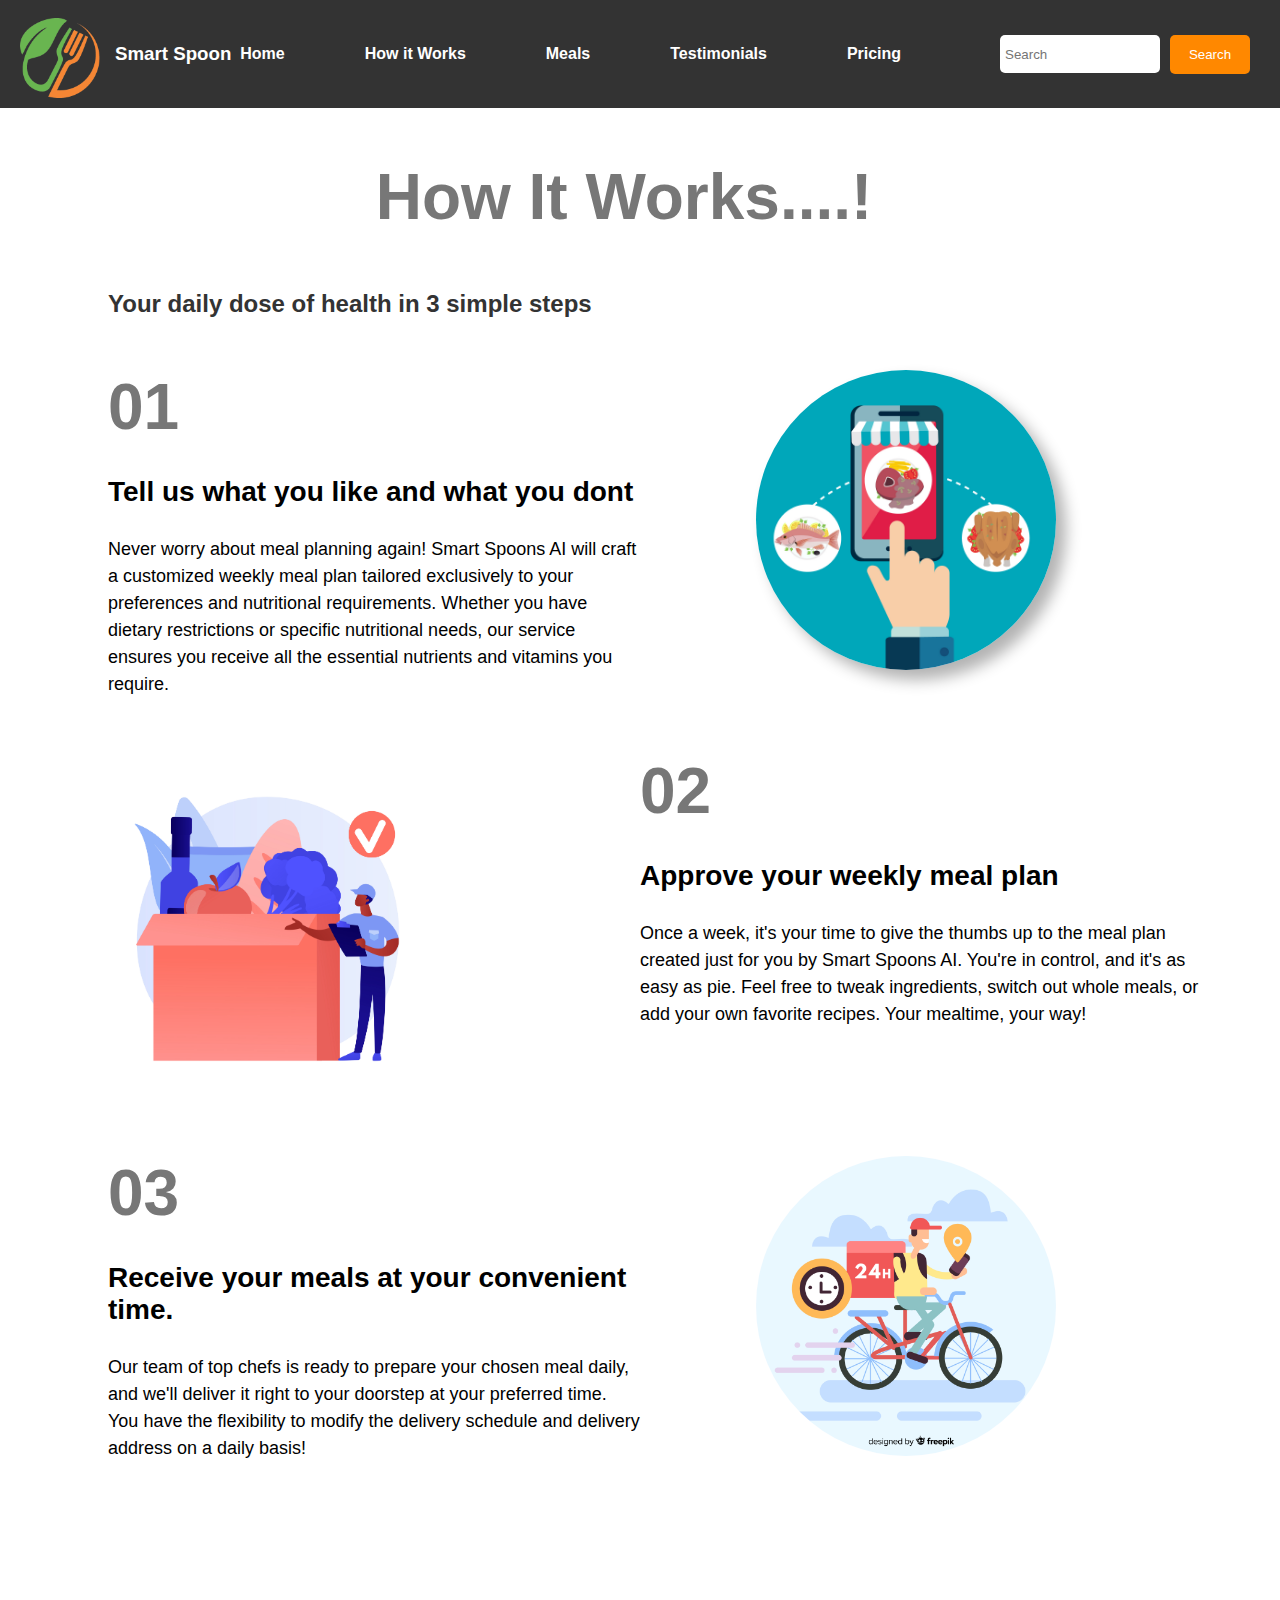
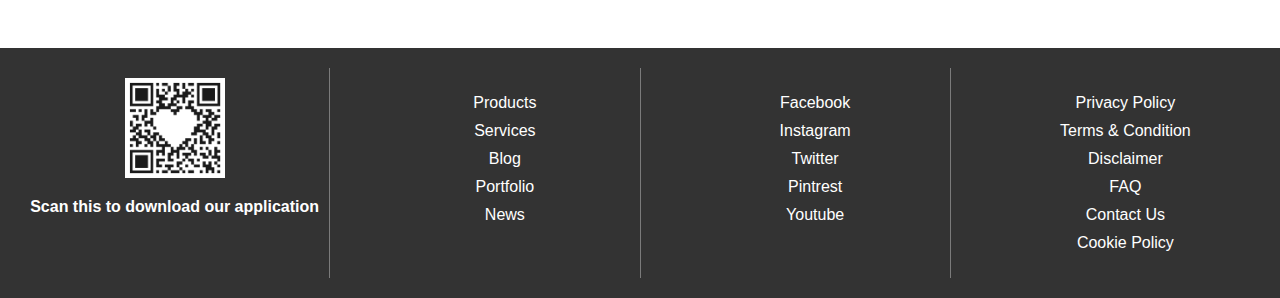
<file: how-it-works.html>
<!DOCTYPE html>
<html lang="en">
<head>
    <meta charset="UTF-8">
    <meta name="viewport" content="width=device-width, initial-scale=1.0">
    <link rel="stylesheet" href="HIW.css">
    <title>How it works page</title>
</head>
<body>
    <!-- <Title Bar > -->
        <div class="title-bar">
            <div class="logo-container">
                <img src="smartspoons_logo-removebg-preview.png" alt="home page logo image">
                <h3 class="heading-text">Smart Spoon</h3>
            </div>
            <ul class="navigation">
                <li><a href="index.html">Home</a></li>
                <li><a href="how-it-works.html">How it Works</a></li>
                <li><a href="meals.html">Meals</a></li>
                <li><a href="testemonials.html">Testimonials</a></li>
                <li><a href="pricing.html">Pricing</a></li>
            </ul>
            <div class="search-box">
                <input type="text" placeholder="Search" class="searchbox">
                <button type="submit">Search</button>
            </div> 
    </div>   
    <!-- <main > -->
    <div class="main">
    <div class="container">
        <h1 class="main-heading">
            How It Works....!
        </h1>
        <h2>Your daily dose of health in 3 simple steps</h2>
    <div class="card1">
    <div class="lside">
    <h1>01</h1>
      <h3>Tell us what you like and what you dont</h3>
       <p>Never worry about meal planning again! Smart Spoons AI will craft a customized weekly meal plan tailored exclusively to your preferences and nutritional requirements. Whether you have dietary restrictions or specific nutritional needs, our service ensures you receive all the essential nutrients and vitamins you require.</p>
    </div>
    <div class="rside">
        <img src="1041783_OKLG6Z0.jpg" alt="image 1 ">
    </div>  
</div>
    </div>
    <div class="container2">
        <div class="lside2">
            <img src="12085271_20944096.jpg" alt=" approve meal plam image">
        </div>
        <div class="rside2">
            <h1>02</h1>
<h3>Approve your weekly meal plan</h3>
<p>
    Once a week, it's your time to give the thumbs up to the meal plan created just for you by Smart Spoons AI. You're in control, and it's as easy as pie. Feel free to tweak ingredients, switch out whole meals, or add your own favorite recipes. Your mealtime, your way!
</p>
        </div>
    </div>
    <div class="container3">
        <div class="lside3">
            <h1>03</h1>
            <h3>Receive your meals at your convenient time.</h3>
            <p>
                Our team of top chefs is ready to prepare your chosen meal daily, and we'll deliver it right to your doorstep at your preferred time. You have the flexibility to modify the delivery schedule and delivery address on a daily basis!
            </p>
        </div>
        <div class="rside3">
            <img src="4424662_2368505.jpg" alt=" approve meal plam image">
        </div>
    </div>
</div>

    </div>
    <div class="footer">
        <footer>
            <div class="footer-section">
                <img src="qrcode.jpg" alt="QR Code">
                <p>Scan this to download our application</p>
            </div>
            <div class="footer-section">
                <ul>
                    <li><a href="#">Products</a></li>
                    <li><a href="#">Services</a></li>
                    <li><a href="#">Blog</a></li>
                    <li><a href="#">Portfolio</a></li>
                    <li><a href="#">News</a></li>
                </ul>
            </div>
            <div class="footer-section">
                <ul class="social-media">
                    <li><a href="#">Facebook</a></li>
                    <li><a href="#">Instagram</a></li>
                    <li><a href="#">Twitter</a></li>
                    <li><a href="#">Pintrest</a></li>
                    <li><a href="#">Youtube</a></li>
                </ul>
            </div>
            <div class="footer-section">
                <ul>
                    <li><a href="privacy.html">Privacy Policy</a></li>
                    <li><a href="#">Terms & Condition</a></li>
                    <li><a href="#">Disclaimer</a></li>
                    <li><a href="#">FAQ</a></li>
                    <li><a href="#">Contact Us</a></li>
                    <li><a href="#">Cookie Policy</a></li>
                </ul>
            </div>
        </div>
         
        </footer>
    
   
</body>
</html>
</file>
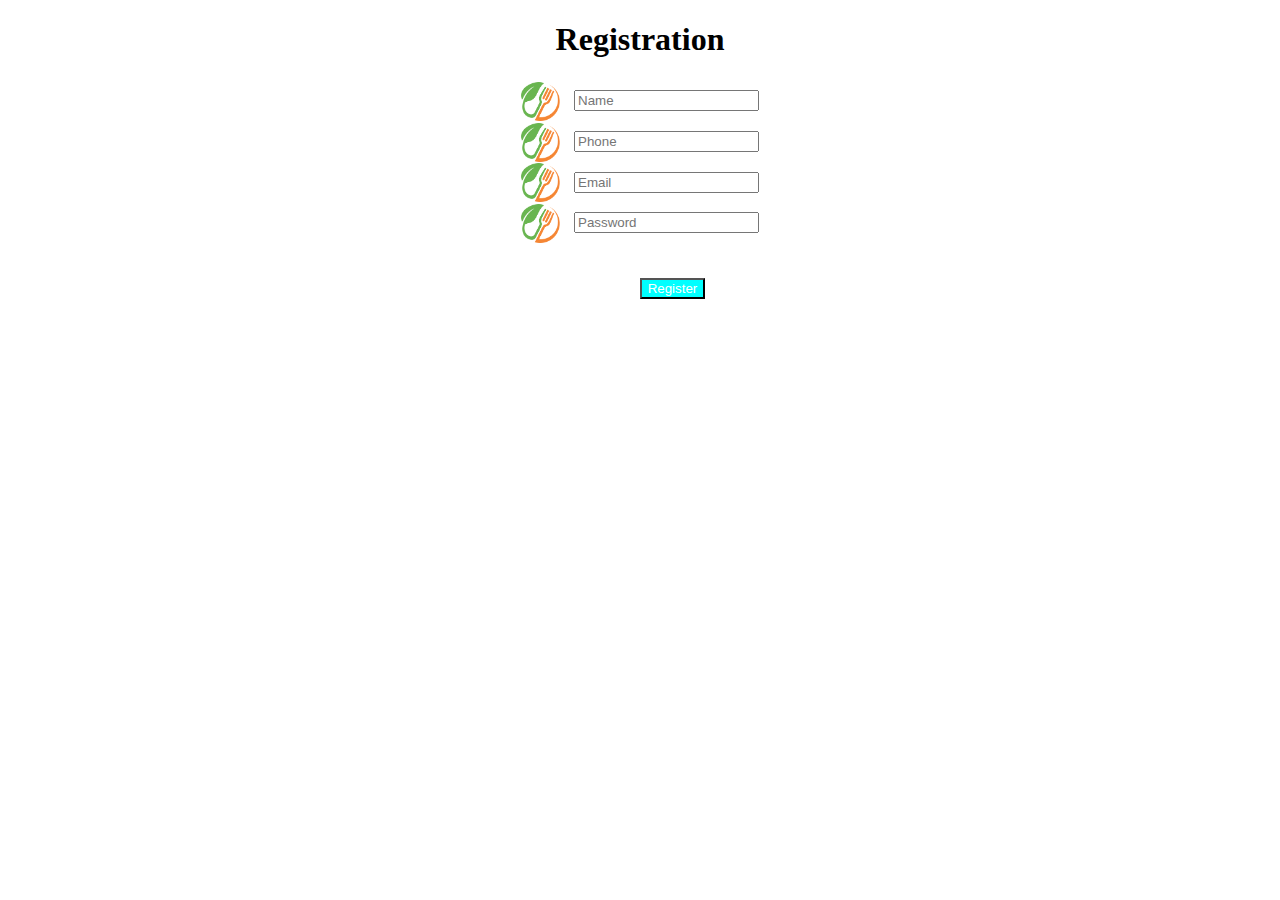
<file: newform.html>
<!DOCTYPE html>
<html lang="en">
    <link rel="stylesheet" href="newfile.css">
<head>
    <!-- Your head content -->
</head>
<body>
    <div class="regfor">
    <h1>Registration</h1>
    <form id="registration-form">
        <div>
            <label for="name"><img class="nameimage" src="smartspoons_logo-removebg-preview.png"></label>
            <input type="text" id="name" name="name" placeholder="Name">
            <span class="errorMessage" id="name-error"></span>
        </div>
        <div>
            <label for="phone"><img class="nameimage" src="smartspoons_logo-removebg-preview.png"></label>
            <input type="phone" id="phone" name="phone" placeholder="Phone">
            <span class="errorMessage" id="phone-error"></span>
        </div>
        <div>
            <label for="email"><img class="nameimage" src="smartspoons_logo-removebg-preview.png"></label>
            <input type="email" id="email" name="email" placeholder="Email">
            <span class="errorMessage" id="email-error"></span>
        </div>
        <div>
            <label for="password"><img class="nameimage" src="smartspoons_logo-removebg-preview.png"></label>
            <input type="password" id="password" name="password" placeholder="Password">
            <span class="errorMessage" id="password-error"></span>
        </div>
        <button type="button" id="submit-button">Register</button>
    </form>
    <div id="message"></div>
    <script>
        // Your JavaScript code
    </script>
    </div>
</body>
</html>
</file>
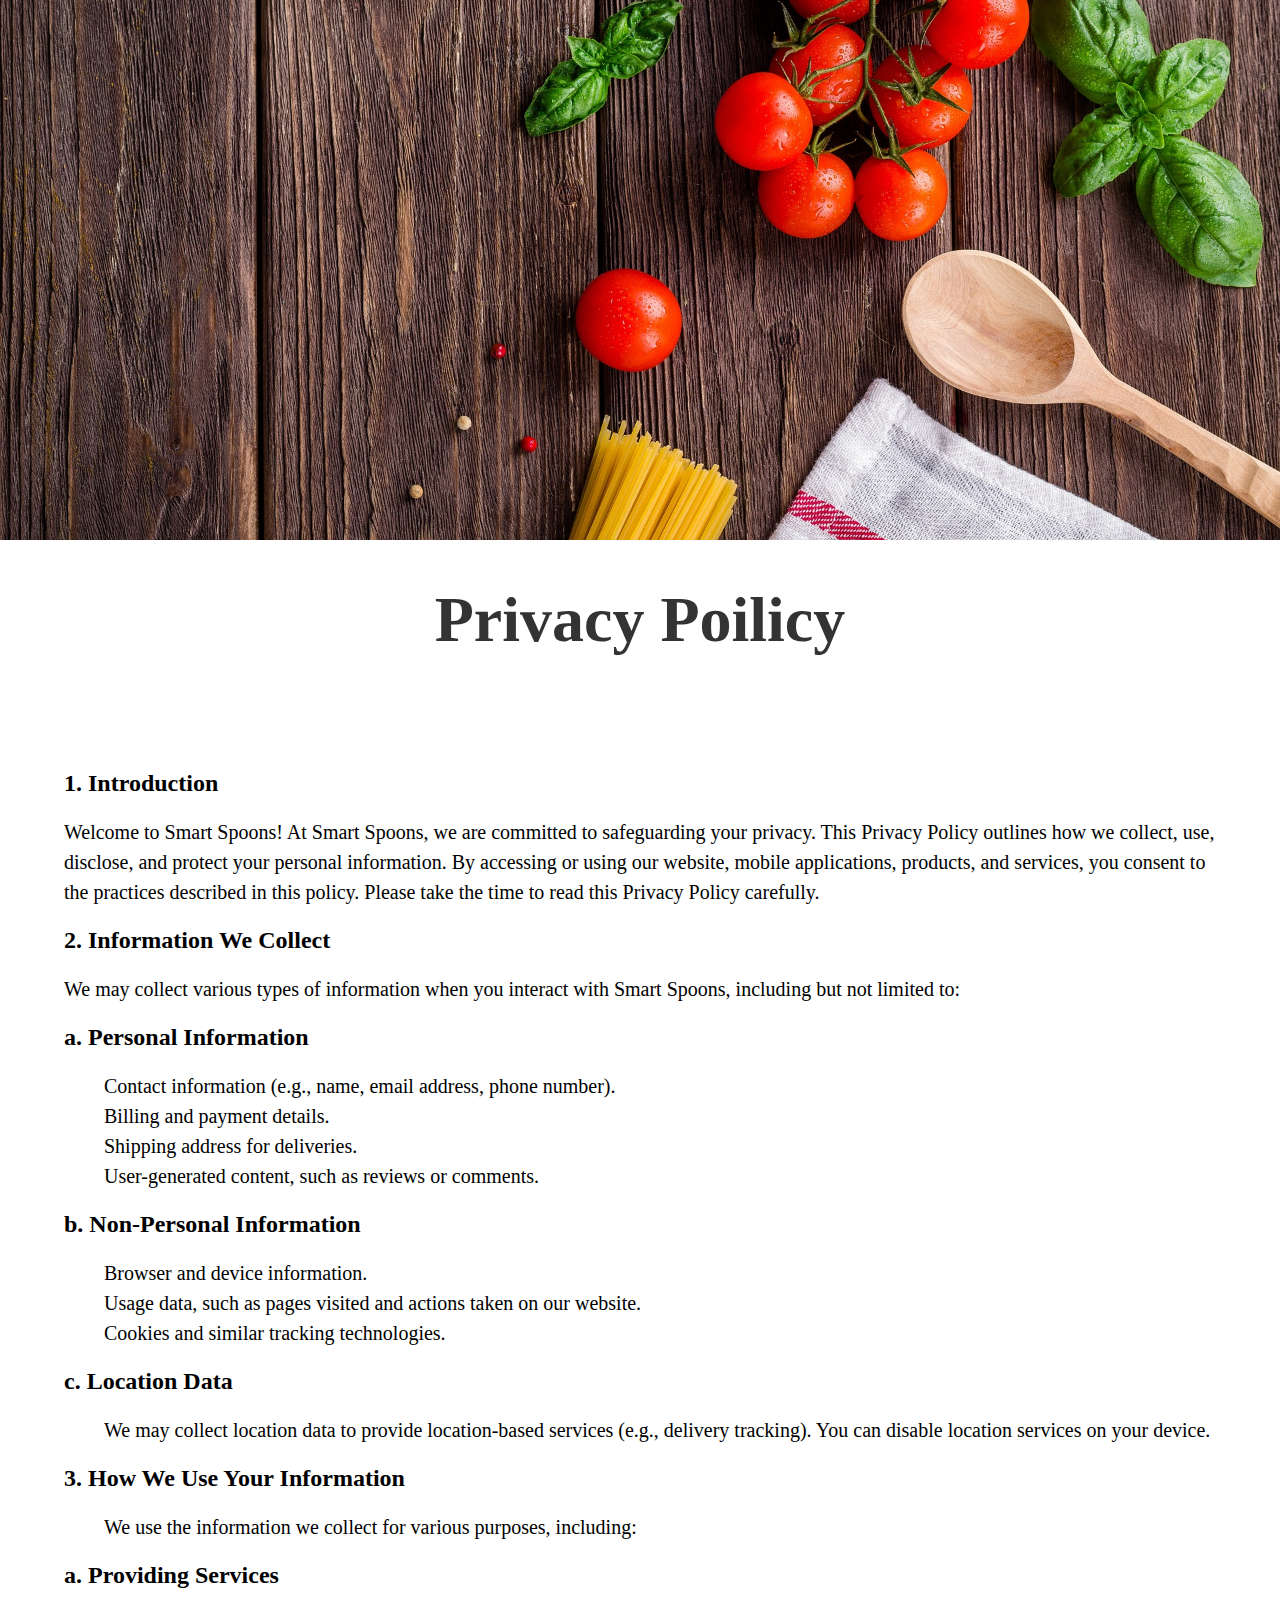
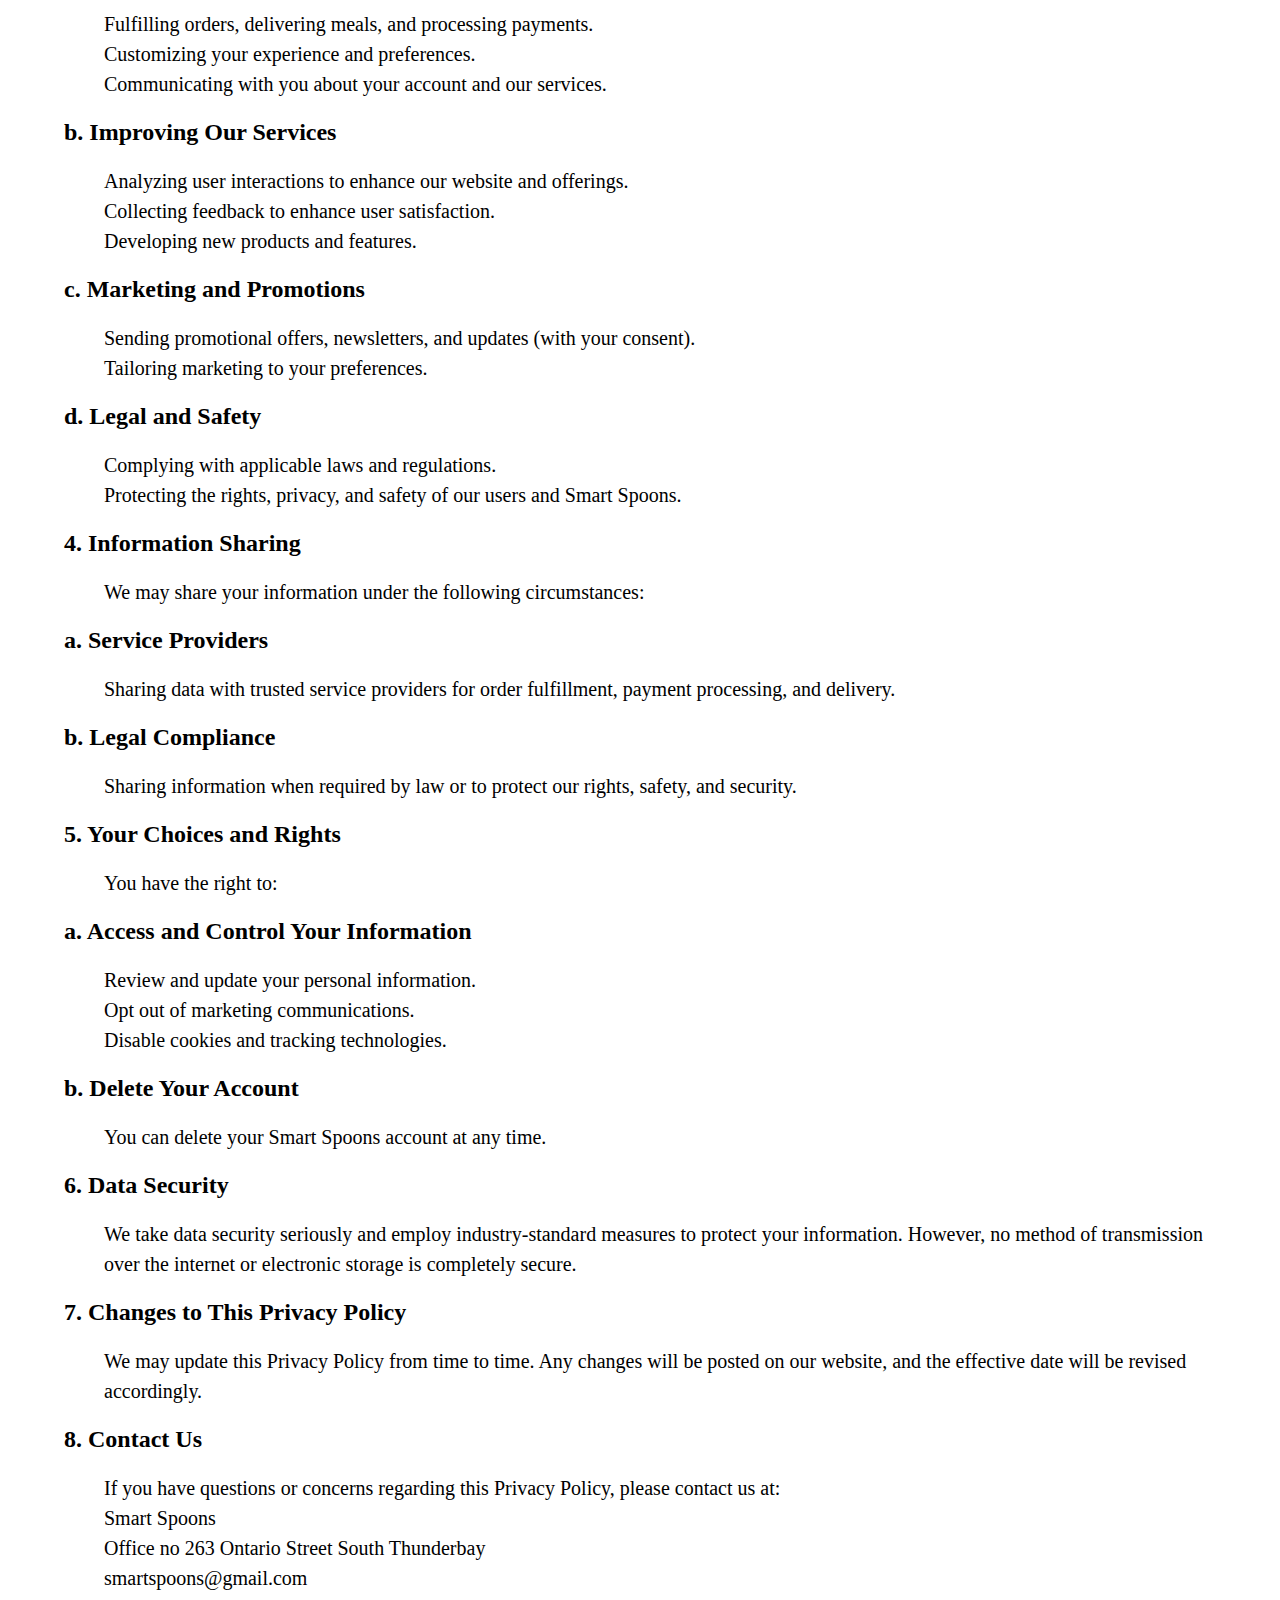
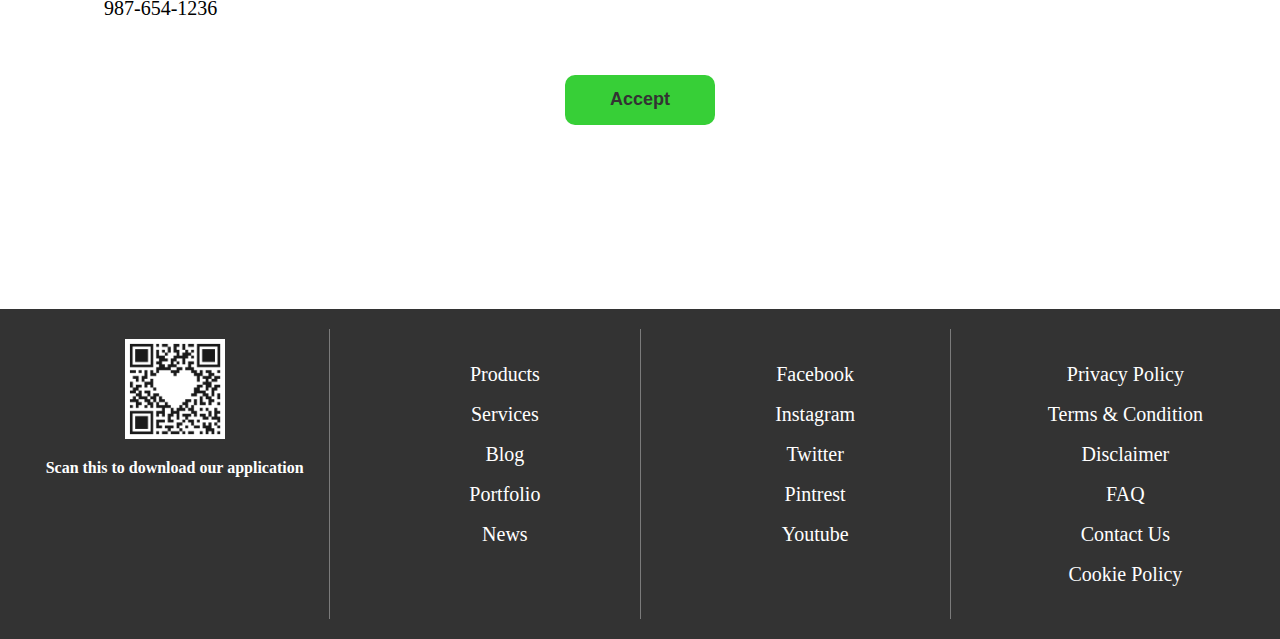
<file: privacy.html>
<!DOCTYPE html>
<html lang="en">
<head>
    <meta charset="UTF-8">
    <meta name="viewport" content="width=device-width, initial-scale=1.0">
    <link rel="stylesheet" href="privacy.css">
    <title>Privacy</title>
   
</head>
<body>
<div class="header-img">
    <img src="spaghetti-1932466_1920.jpg" alt="">
</div>
<div class="heading">
    <h1>Privacy Poilicy</h1>
</div>
<div class="policy-content">
    <h2 class="tagline">
        1. Introduction
    </h2>
    <p>Welcome to Smart Spoons! At Smart Spoons, we are committed to safeguarding your privacy. This Privacy Policy outlines how we collect, use, disclose, and protect your personal information. By accessing or using our website, mobile applications, products, and services, you consent to the practices described in this policy. Please take the time to read this Privacy Policy carefully.</p>
<h2>2. Information We Collect</h2>
<p>We may collect various types of information when you interact with Smart Spoons, including but not limited to:</p>

<h2>a. Personal Information</h2>
<ul>
<li>Contact information (e.g., name, email address, phone number).</li>
<li>Billing and payment details.</li>
<li>Shipping address for deliveries.</li>
<li>User-generated content, such as reviews or comments.</li>
</ul>
<h2>b. Non-Personal Information</h2>
<ul>
<li>Browser and device information.</li>
<li>Usage data, such as pages visited and actions taken on our website.</li>
<li>Cookies and similar tracking technologies.</li>
</ul>
<h2>c. Location Data</h2>
<ul><li>We may collect location data to provide location-based services (e.g., delivery tracking). You can disable location services on your device.</li></ul>

<h2>3. How We Use Your Information</h2>
<ul><li>We use the information we collect for various purposes, including:</li></ul>
<h2>a. Providing Services</h2>
<ul>
    <li>Fulfilling orders, delivering meals, and processing payments.</li>
    <li>Customizing your experience and preferences.</li>
    <li>Communicating with you about your account and our services.</li>
</ul>
<h2>b. Improving Our Services</h2>
<ul>
    <li>Analyzing user interactions to enhance our website and offerings.</li>
    <li>Collecting feedback to enhance user satisfaction.</li>
    <li>Developing new products and features.</li>
</ul>
<h2>c. Marketing and Promotions</h2>
<ul>
    <li>Sending promotional offers, newsletters, and updates (with your consent).</li>
    <li>Tailoring marketing to your preferences.</li>
</ul>
<h2>d. Legal and Safety</h2>
<ul>
    <li>Complying with applicable laws and regulations.</li>
    <li>Protecting the rights, privacy, and safety of our users and Smart Spoons.</li>
</ul>
<h2>4. Information Sharing</h2>
<ul>
    <li>We may share your information under the following circumstances:</li>
</ul>
<h2>a. Service Providers</h2>
<ul>
    <li>Sharing data with trusted service providers for order fulfillment, payment processing, and delivery.</li>
</ul>
<h2>b. Legal Compliance</h2>
<ul><li>
    Sharing information when required by law or to protect our rights, safety, and security.
</li></ul>
<h2>
    5. Your Choices and Rights
</h2>
<ul>
    <li>You have the right to:</li>
</ul>
<h2>a. Access and Control Your Information</h2>
<ul>
    <li>Review and update your personal information.</li>
    <li>Opt out of marketing communications.</li>
    <li>Disable cookies and tracking technologies.</li>
</ul>
<h2>b. Delete Your Account</h2>
<ul>
    <li>You can delete your Smart Spoons account at any time.</li>
</ul>
<h2>6. Data Security</h2>
<ul>
    <li>We take data security seriously and employ industry-standard measures to protect your information. However, no method of transmission over the internet or electronic storage is completely secure.</li>
</ul>
<h2>7. Changes to This Privacy Policy</h2>
<ul><li>We may update this Privacy Policy from time to time. Any changes will be posted on our website, and the effective date will be revised accordingly.</li></ul>
<h2>
    8. Contact Us
</h2>
<ul>
    <li>If you have questions or concerns regarding this Privacy Policy, please contact us at:</li>

        <li>Smart Spoons</li>
       <li>Office no 263 Ontario Street South Thunderbay</li> 
        <li>smartspoons@gmail.com</li>
        <li>987-654-1236</li></li>
</ul>
</div>
<div class="accept-btn">
    <button>Accept</button>
</div>
 <!-- Footer -->
 <div class="footer">
    <footer>
        <div class="footer-section">
            <img src="qrcode.jpg" alt="QR Code">
            <p>Scan this to download our application</p>
        </div>
        <div class="footer-section">
            <ul>
                <li><a href="#">Products</a></li>
                <li><a href="#">Services</a></li>
                <li><a href="#">Blog</a></li>
                <li><a href="#">Portfolio</a></li>
                <li><a href="#">News</a></li>
            </ul>
        </div>
        <div class="footer-section">
            <ul class="social-media">
                <li><a href="#">Facebook</a></li>
                <li><a href="#">Instagram</a></li>
                <li><a href="#">Twitter</a></li>
                <li><a href="#">Pintrest</a></li>
                <li><a href="#">Youtube</a></li>
            </ul>
        </div>
        <div class="footer-section">
            <ul>
                <li><a href="#">Privacy Policy</a></li>
                <li><a href="#">Terms & Condition</a></li>
                <li><a href="#">Disclaimer</a></li>
                <li><a href="#">FAQ</a></li>
                <li><a href="#">Contact Us</a></li>
                <li><a href="#">Cookie Policy</a></li>
            </ul>
        </div>
    </div>
     
    </footer>
</body>
</html>
</file>
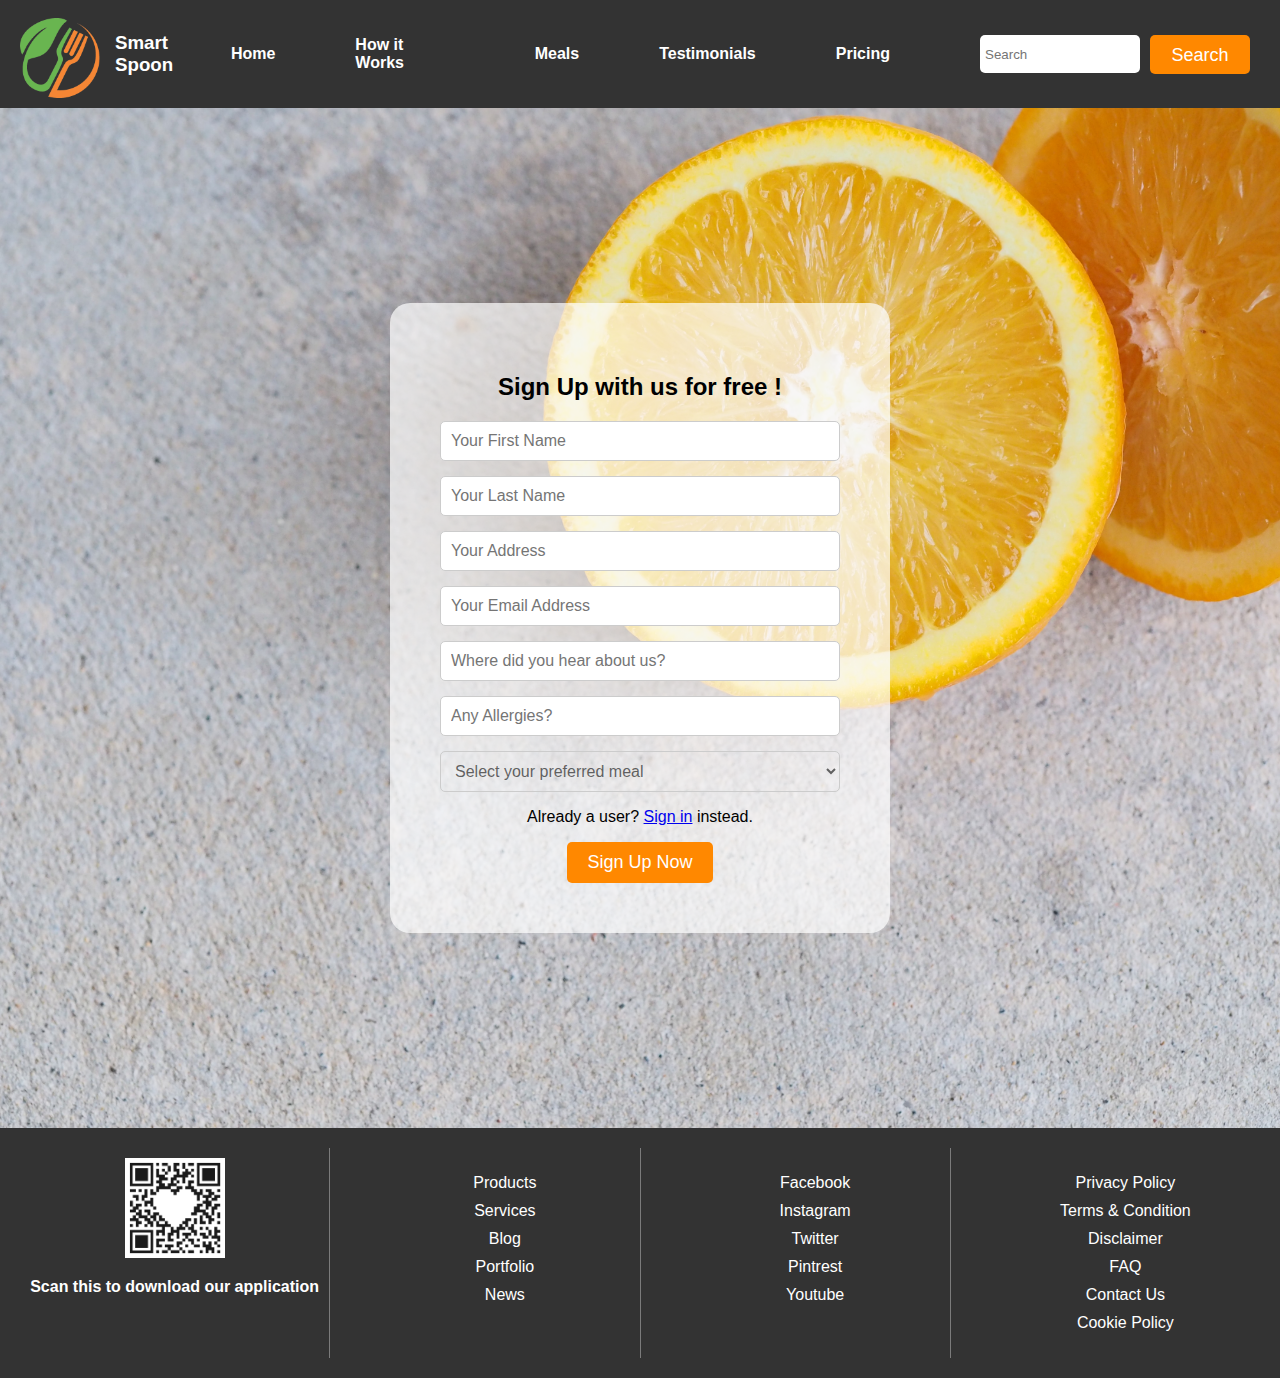
<file: sign-up-final.html>
<!DOCTYPE html>
<html lang="en">
<head>
    <meta charset="UTF-8">
    <meta name="viewport" content="width=device-width, initial-scale=1.0">
    <title>Sign-Up</title>
    <link rel="stylesheet" href="signup-final.css">
</head>
<body>
    <div class="title-bar">
        <div class="logo-container">
            <img src="smartspoons_logo-removebg-preview.png" alt="home page logo image">
            <h3 class="heading-text">Smart Spoon</h3>
        </div>
        <ul class="navigation">
            <li><a href="index.html">Home</a></li>
            <li><a href="how-it-works.html">How it Works</a></li>
            <li><a href="meals.html">Meals</a></li>
            <li><a href="testemonials.html">Testimonials</a></li>
            <li><a href="pricing.html">Pricing</a></li>
        </ul>
        <div class="search-box">
            <input type="text" placeholder="Search" class="searchbox">
            <button type="submit">Search</button>
        </div> 
       
</div>  
<!-- main section -->

<div class="middle-section">
    <form class="form-container">
        <h2>Sign Up with us for free !</h2>
        <div class="input-container">
            <!-- <label for="firstName"></label> -->
            <input type="text" id="firstName" placeholder="Your First Name">
        </div>
        <div class="input-container">
            <!-- <label for="lastName">Last Name:</label> -->
            <input type="text" id="lastName" placeholder="Your Last Name">
        </div>
        <div class="input-container">
            <!-- <label for="address">Address:</label> -->
            <input type="text" id="address" placeholder="Your Address">
        </div>
        <div class="input-container">
            <!-- <label for="email">Email Address:</label> -->
            <input type="email" id="email" placeholder="Your Email Address">
        </div>
        <div class="input-container">
            <!-- <label for="referrer">Where did you hear about us:</label> -->
            <input type="text" id="referrer" placeholder="Where did you hear about us?">
        </div>
        <div class="input-container">
            <!-- <label for="allergies">Allergies:</label> -->
            <input type="text" id="allergies" placeholder="Any Allergies?">
        </div>
        <div class="input-container">
            <!-- <label for="mealPreference">Meal Preference:</label> -->
            <select id="mealPreference">
                <option value="" disabled selected>Select your preferred meal</option>
                <option value="vegetarian">Vegetarian Meals</option>
                <option value="vegan">Vegan Meals</option>
                <option value="pescatarian">Pescatarian Meals</option>
                <option value="gluten-free">Gluten-Free Meals</option>
                <option value="lactose-free">Lactose-Free Meals</option>
                <option value="keto">Keto Meals</option>
                <option value="kids-friendly">Kids-Friendly Meals</option>
                <option value="low-fodmap">Low FODMAP Meals</option>
            </select>
        </div>
        <p>Already a user? <a href="signin.html">Sign in</a> instead.</p>
        <button type="submit">Sign Up Now</button>
    </form>
</div>


<!-- footer section -->
<div class="footer">
    <footer>
        <div class="footer-section">
            <img src="qrcode.jpg" alt="QR Code">
            <p>Scan this to download our application</p>
        </div>
        <div class="footer-section">
            <ul>
                <li><a href="#">Products</a></li>
                <li><a href="#">Services</a></li>
                <li><a href="#">Blog</a></li>
                <li><a href="#">Portfolio</a></li>
                <li><a href="#">News</a></li>
            </ul>
        </div>
        <div class="footer-section">
            <ul class="social-media">
                <li><a href="#">Facebook</a></li>
                <li><a href="#">Instagram</a></li>
                <li><a href="#">Twitter</a></li>
                <li><a href="#">Pintrest</a></li>
                <li><a href="#">Youtube</a></li>
            </ul>
        </div>
        <div class="footer-section">
            <ul>
                <li><a href="privacy.html">Privacy Policy</a></li>
                <li><a href="#">Terms & Condition</a></li>
                <li><a href="#">Disclaimer</a></li>
                <li><a href="#">FAQ</a></li>
                <li><a href="#">Contact Us</a></li>
                <li><a href="#">Cookie Policy</a></li>
            </ul>
        </div>
    </div>
     
    </footer> 
</body>
</html>
</file>
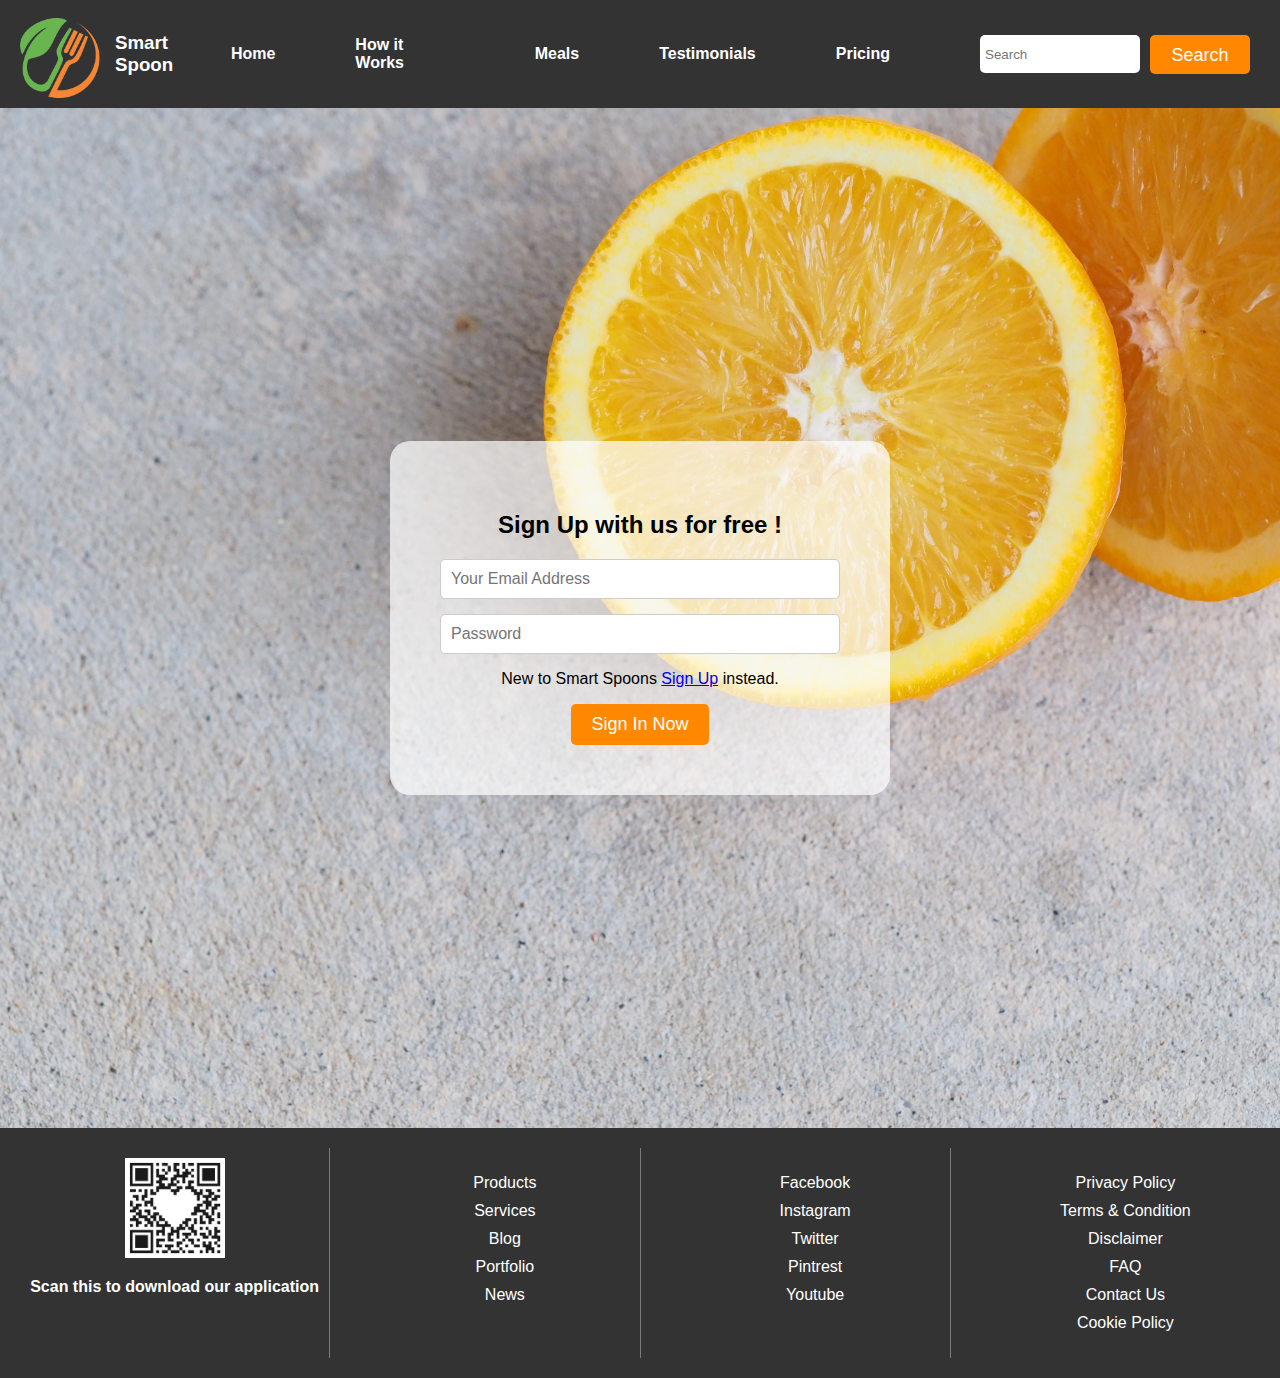
<file: signin.html>
<!DOCTYPE html>
<html lang="en">
<head>
    <meta charset="UTF-8">
    <meta name="viewport" content="width=device-width, initial-scale=1.0">
    <title>Sign-Up</title>
    <link rel="stylesheet" href="signup-final.css">
</head>
<body>
    <div class="title-bar">
        <div class="logo-container">
            <img src="smartspoons_logo-removebg-preview.png" alt="home page logo image">
            <h3 class="heading-text">Smart Spoon</h3>
        </div>
        <ul class="navigation">
            <li><a href="index.html">Home</a></li>
            <li><a href="how-it-works.html">How it Works</a></li>
            <li><a href="meals.html">Meals</a></li>
            <li><a href="testemonials.html">Testimonials</a></li>
            <li><a href="pricing.html">Pricing</a></li>
        </ul>
        <div class="search-box">
            <input type="text" placeholder="Search" class="searchbox">
            <button type="submit">Search</button>
        </div> 
       
</div>  
<!-- main section -->

<div class="middle-section">
    <form class="form-container">
        <h2>Sign Up with us for free !</h2>
      
        <div class="input-container">
            <!-- <label for="email">Email Address:</label> -->
            <input type="email" id="email" placeholder="Your Email Address">
        </div>
       
        <div class="input-container">
            <!-- <label for="allergies">Allergies:</label> -->
            <input type="password" id="password" placeholder="Password" >
        </div>
        
        <p>New to Smart Spoons <a href="sign-up-final.html">Sign Up</a> instead.</p>
        <button type="submit">Sign In Now</button>
    </form>
</div>


<!-- footer section -->
<div class="footer">
    <footer>
        <div class="footer-section">
            <img src="qrcode.jpg" alt="QR Code">
            <p>Scan this to download our application</p>
        </div>
        <div class="footer-section">
            <ul>
                <li><a href="#">Products</a></li>
                <li><a href="#">Services</a></li>
                <li><a href="#">Blog</a></li>
                <li><a href="#">Portfolio</a></li>
                <li><a href="#">News</a></li>
            </ul>
        </div>
        <div class="footer-section">
            <ul class="social-media">
                <li><a href="#">Facebook</a></li>
                <li><a href="#">Instagram</a></li>
                <li><a href="#">Twitter</a></li>
                <li><a href="#">Pintrest</a></li>
                <li><a href="#">Youtube</a></li>
            </ul>
        </div>
        <div class="footer-section">
            <ul>
                <li><a href="privacy.html">Privacy Policy</a></li>
                <li><a href="#">Terms & Condition</a></li>
                <li><a href="#">Disclaimer</a></li>
                <li><a href="#">FAQ</a></li>
                <li><a href="#">Contact Us</a></li>
                <li><a href="#">Cookie Policy</a></li>
            </ul>
        </div>
    </div>
     
    </footer> 
</body>
</html>
</file>
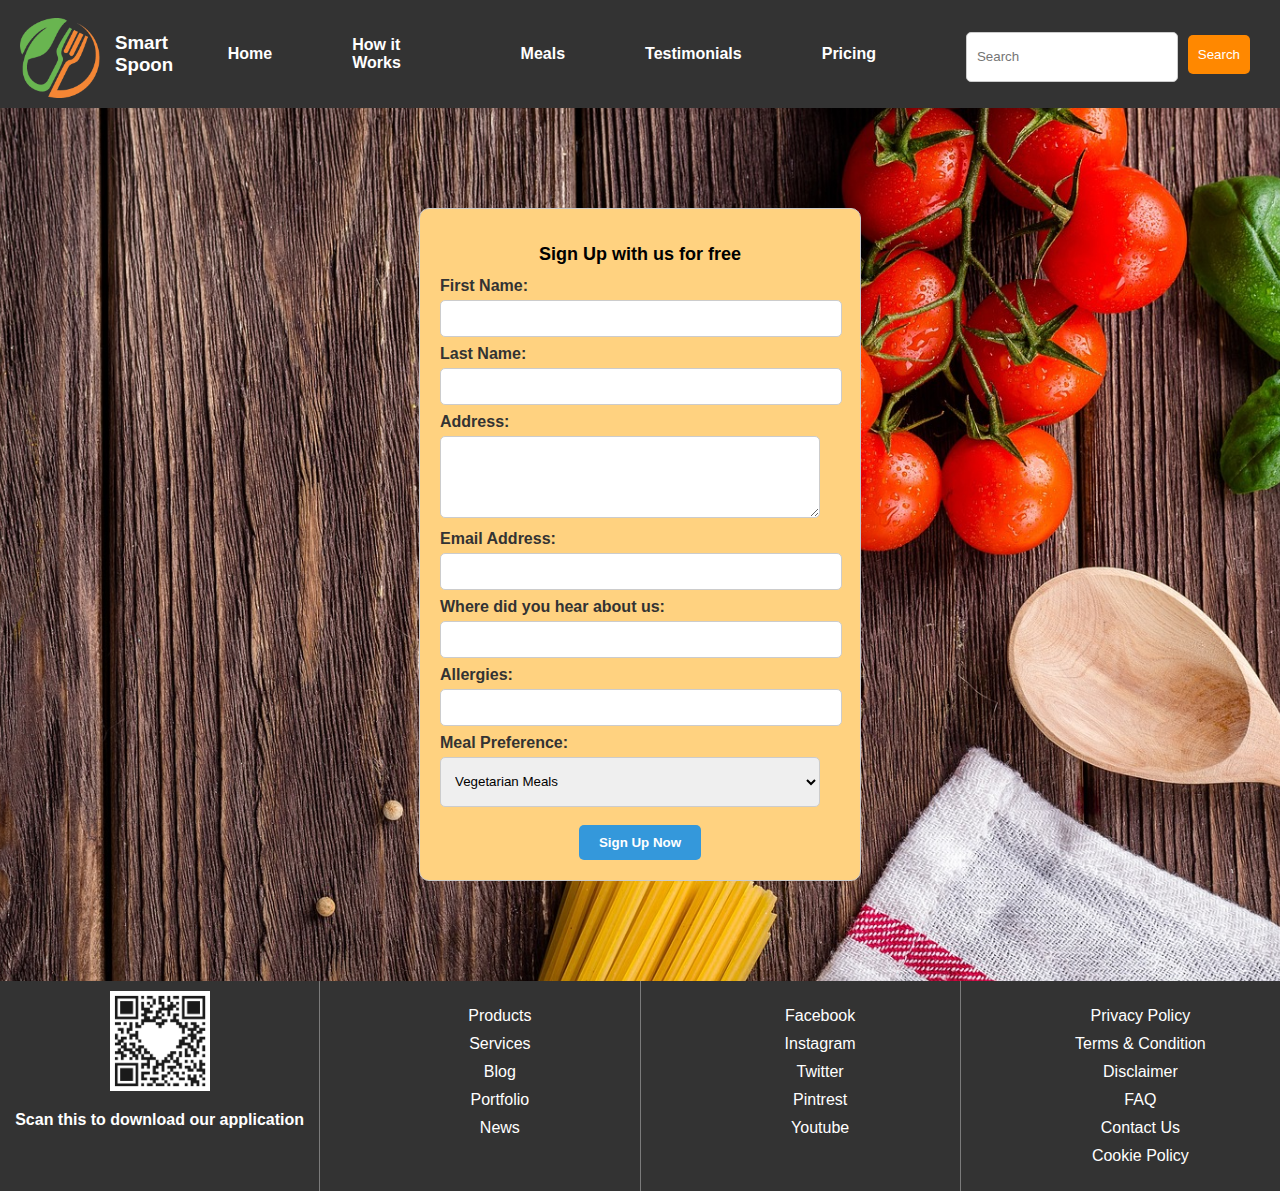
<file: signuppage.html>
<!DOCTYPE html>
<html lang="en">
<head>
    <meta charset="UTF-8">
    <meta name="viewport" content="width=device-width, initial-scale=1.0">
    <title>Sign-Up</title>
    <link rel="stylesheet" href="signupp.css">
</head>
<body>
    <div class="title-bar">
        <div class="logo-container">
            <img src="smartspoons_logo-removebg-preview.png" alt="home page logo image">
            <h3 class="heading-text">Smart Spoon</h3>
        </div>
        <ul class="navigation">
            <li><a href="index.html">Home</a></li>
            <li><a href="how-it-works.html">How it Works</a></li>
            <li><a href="meals.html">Meals</a></li>
            <li><a href="testemonials.html">Testimonials</a></li>
            <li><a href="pricing.html">Pricing</a></li>
        </ul>
        <div class="search-box">
            <input type="text" placeholder="Search" class="searchbox">
            <button type="submit">Search</button>
        </div> 
       
</div>  
<!-- form section -->
<div class="signup-container">
    <form class="signup-form">
        <h2>Sign Up with us for free</h2>
        <div class="form-field">
            <label for="firstName">First Name:</label>
            <input type="text" id="firstName" name="firstName" required>
        </div>
        <div class="form-field">
            <label for="lastName">Last Name:</label>
            <input type="text" id="lastName" name="lastName" required>
        </div>
        <div class="form-field">
            <label for="address">Address:</label>
            <textarea id="address" name="address" rows="4" required></textarea>
        </div>
        <div class="form-field">
            <label for="email">Email Address:</label>
            <input type="email" id="email" name="email" required>
        </div>
        <div class="form-field">
            <label for="referrer">Where did you hear about us:</label>
            <input type="text" id="referrer" name="referrer">
        </div>
        <div class="form-field">
            <label for="allergies">Allergies:</label>
            <input type="text" id="allergies" name="allergies">
        </div>
        <div class="form-field">
            <label for="mealPreference">Meal Preference:</label>
            <select id="mealPreference" name="mealPreference">
                <option value="vegetarian">Vegetarian Meals</option>
                <option value="vegan">Vegan Meals</option>
                <option value="pescatarian">Pescatarian Meals</option>
                <option value="gluten-free">Gluten-Free Meals</option>
                <option value="lactose-free">Lactose-Free Meals</option>
                <option value="keto">Keto Meals</option>
                <option value="kids-friendly">Kids-Friendly Meals</option>
                <option value="low-fodmap">Low FODMAP Meals</option>
            </select>
        </div>
        <button type="submit" class="form-button">Sign Up Now</button>
    </form>
</div>










<div class="footer">
    <footer>
        <div class="footer-section">
            <img src="qrcode.jpg" alt="QR Code">
            <p>Scan this to download our application</p>
        </div>
        <div class="footer-section">
            <ul>
                <li><a href="#">Products</a></li>
                <li><a href="#">Services</a></li>
                <li><a href="#">Blog</a></li>
                <li><a href="#">Portfolio</a></li>
                <li><a href="#">News</a></li>
            </ul>
        </div>
        <div class="footer-section">
            <ul class="social-media">
                <li><a href="#">Facebook</a></li>
                <li><a href="#">Instagram</a></li>
                <li><a href="#">Twitter</a></li>
                <li><a href="#">Pintrest</a></li>
                <li><a href="#">Youtube</a></li>
            </ul>
        </div>
        <div class="footer-section">
            <ul>
                <li><a href="privacy.html">Privacy Policy</a></li>
                <li><a href="#">Terms & Condition</a></li>
                <li><a href="#">Disclaimer</a></li>
                <li><a href="#">FAQ</a></li>
                <li><a href="#">Contact Us</a></li>
                <li><a href="#">Cookie Policy</a></li>
            </ul>
        </div>
    </div>
     
    </footer> 
</body>
</html>
</file>
<file: HIW.css>
body {
    font-family: Arial, sans-serif;
    margin: 0;
    padding: 0;
}
.title-bar {
    background-color: #333;
    color: white;
    display: flex;
    justify-content: space-between;
    padding: 10px 20px;
    align-items: center;
}
.logo-container{
    display: flex;
    align-items: center;
}
.logo-container img{
    height: 80px;
    width: 80px;
    margin-right: 15px;
    padding: 8px 0 0 0;
}
.heading-text{
    font-weight: bold;
}

.navigation {
    list-style-type: none;
    padding: 0;
    display: flex;
    align-items: center;
}

.navigation li {
    margin-right: 80px;
    
}

.navigation a {
    text-decoration: none;
    color: white;
    font-weight: bold;
    transition: color 0.3s; 
}

.navigation a:hover {
    text-decoration: none; 
    color: rgb(255, 136, 0); 
}

/* Style for the search box container */
.search-box {
    display: flex;
    align-items: center;
    background-color: #333;
    color: white;
    padding: 10px;
}

.searchbox{
    padding: 5px;
    border: none;
    border-radius: 5px;
    height: 28px;
    width: 150px;
}

.search-box button {
    background-color: rgb(255, 136, 0);
    color: white;
    border: none;
    border-radius: 5px;
    padding: 5px 10px;
    margin-left: 10px;
    cursor: pointer;
    height: 39px;
    width: 80px;
}

.search-box button:hover {
    background-color:#ffd280;
    color: #333;
}
.main{
    margin: 28px;
}
.container{
    margin: 0 80px 0 80px;
}

.main-heading{
    font-weight: 700;
    font-size: 48px;
    text-align: center;
    padding: 24px;
}
.container h2{
    color: #333;
    padding: 0 32px 32px 0;
}
.container h1{
    font-size: 64px;
    margin: 0 32px 32px 0;
    color: #777;
}
.container h3{
    font-weight: bold;
    font-size: 28px;

}
.container p{
    font-size: 18px;
    line-height: 1.5;
}
.card1{
    display: flex;
}
.card1 img{
    height: 300px;
    widows: 300px;
    border-radius: 50%;
    box-shadow: 10px 10px 15px rgba(0, 0, 0,0.3);
    transition: transform 0.3s cubic-bezier(0.23, 1, 0.32, 1);
}
.card1 img:hover{
    transform: scale(1.1);
}
.lside{
    display: block;
    flex: 1;
    justify-content: center;

}
.rside{
    flex: 1;
    justify-content: center;
    text-align: center;
}
.container2{
    display:flex ;
    padding: 0 32px 0 32px;
    margin: 38px 0 38px 0;
}
.lside2{
    flex: 1;
}
.rside2{
    flex: 1;
}
.rside2 p{
    font-size: 18px;
    line-height: 1.5;
}
.lside2 img{
    height: 350px;
    width: 350px;
    border-radius: 50%;
    padding: 0 32px 0 32px;
    transition: transform 0.4s cubic-bezier(0.23, 1, 0.32, 1);
}
.lside2 img:hover{
    transform: scale(1.1);
}
.rside2 h1{
    font-size: 64px;
    margin: 0 32px 32px 0;
    color: #777;
}
.rside2 h3{
    font-weight: bold;
    font-size: 28px;
}
.lside3 h1{
    font-size: 64px;
    margin: 0 32px 32px 0;
    color: #777; 
}
.lside3 h3{
    font-weight: bold;
    font-size: 28px;
}
.lside3 p{
    font-size: 18px;
    line-height: 1.5;
}
.container3{
    display:flex ;
    padding: 0 32px 0 32px;
    margin: 48px;
}
.rside3{
    flex: 1;
    text-align: center;
}
.lside3{
    flex: 1;
}

.rside3 img{
    height: 300px;
    width: 300px;
    border-radius: 50%;
    transition: transform 0.3s cubic-bezier(0.23, 1, 0.32, 1);
}
.rside3 img:hover{
    transform: scale(1.1);
}
/* Footer section styling */
footer {
    display: flex;
    justify-content: space-between;
    padding: 20px;
    background-color:#333 ;
}
.footer{
    padding-top: 120px;
}
.footer-section {
    flex: 1;
    padding: 10px;
    text-align: center;
    border-right: 1px solid rgba(196, 196, 196, 0.5);
    min-height: 100px;
}
.footer-section p{
    font-weight: bold;
    color: #fff;
}
.footer-section img{
    height: 100px;
    width: 100px;
}
.footer-section ul li {
    list-style: none;
    margin-bottom: 10px;
}
.footer-section ul li a{
    text-decoration: none;
    color: #fff;
}
.footer-section:last-child {
    border-right: none;
}

.social-media {
    list-style: none;
}

.social-media li {
    display: flex;
    justify-content: center;
    margin: 0 10px;
    text-decoration: none;
}

.social-media a {
    text-decoration: none;
}
.other-links{
    display: flex;
}
.other-links ul{
    text-decoration: none;
    list-style: none;

}
.other-links a{
    text-decoration: none;
    color: #fff;
}
.other-links li{
    display: flex;
    margin-bottom:10px;
    justify-content: center;
    text-decoration: none;

}
</file>
<file: newfile.css>
.errorMessage {
    color: red;
}
h1{
    text-align: center;
}

.nameimage {
    height: 39px;
    width: 39px;
    display: inline-block;
    vertical-align: middle;
    margin-right: 10px; 
}

#registration-form {
    text-align: center; 
}

#submit-button {
    color: white;
    background-color: aqua;
    margin: 35px 0 0 65px;
}

/* Apply styles to form fields */
#name, #phone, #email, #password {
    margin-top: 10px; /* Add some space between form elements */
}
</file>
<file: privacy.css>
body {
    margin: 0;
    padding: 0;
    /* overflow: hidden; Hide any overflow content */
}

.header-img {
    height: 60vh; 
    width: 100%;
    overflow: hidden; 
}

.header-img img {
    width: 100%; 
    height: 100%; 
    object-fit: cover;
}
.heading{
text-align: center;
font-size: 32px;
color: #333;
}
.policy-content{
    padding: 50px 64px 32px 64px  ;
}
.policy-content p{
    font-size: 18px;
    font-size: 20px;
    line-height: 1.5;
}
ul{
    list-style: none;
    font-size: 20px;
    line-height: 1.5;
}
.accept-btn{
    display: flex;
    justify-content: center;
    padding-bottom: 64px ;
}
button{
    height: 50px;
    width: 150px;
    border: none;
    border-radius: 10px;
    color: #333;
    background-color: rgb(55, 207, 55);
    font-size: 18px;
    font-weight: 700;
}
/* footer section css */
footer {
    display: flex;
    justify-content: space-between;
    padding: 20px;
    background-color:#333 ;
}
.footer{
    padding-top: 120px;
}
.footer-section {
    flex: 1;
    padding: 10px;
    text-align: center;
    border-right: 1px solid rgba(196, 196, 196, 0.5);
    min-height: 100px;
}
.footer-section p{
    font-weight: bold;
    color: #fff;
}
.footer-section img{
    height: 100px;
    width: 100px;
}
.footer-section ul li {
    list-style: none;
    margin-bottom: 10px;
}
.footer-section ul li a{
    text-decoration: none;
    color: #fff;
}
.footer-section:last-child {
    border-right: none;
}

.social-media {
    list-style: none;
}

.social-media li {
    display: flex;
    justify-content: center;
    margin: 0 10px;
    text-decoration: none;
}

.social-media a {
    text-decoration: none;
}
.other-links{
    display: flex;
}
.other-links ul{
    text-decoration: none;
    list-style: none;

}
.other-links a{
    text-decoration: none;
    color: #fff;
}
.other-links li{
    display: flex;
    margin-bottom:10px;
    justify-content: center;
    text-decoration: none;

}
</file>
<file: signup-final.css>
body {
    font-family: Arial, sans-serif;
    margin: 0;
    padding: 0;
}
.title-bar {
    background-color: #333;
    color: white;
    display: flex;
    justify-content: space-between;
    padding: 10px 20px;
    align-items: center;
}
.logo-container{
    display: flex;
    align-items: center;
}
.logo-container img{
    height: 80px;
    width: 80px;
    margin-right: 15px;
    padding: 8px 0 0 0;
}
.heading-text{
    font-weight: bold;
}

.navigation {
    list-style-type: none;
    padding: 0;
    display: flex;
    align-items: center;
}

.navigation li {
    margin-right: 80px;
    
}

.navigation a {
    text-decoration: none;
    color: white;
    font-weight: bold;
    transition: color 0.3s; 
}

.navigation a:hover {
    text-decoration: none; 
    color: rgb(255, 136, 0); 
}
.search-box {
    display: flex;
    align-items: center;
    background-color: #333;
    color: white;
    padding: 10px;
}

.searchbox{
    padding: 5px;
    border: none;
    border-radius: 5px;
    height: 28px;
    width: 150px;
}

.search-box button {
    background-color: rgb(255, 136, 0);
    color: white;
    border: none;
    border-radius: 5px;
    padding: 5px 10px;
    margin-left: 10px;
    cursor: pointer;
    height: 39px;
    width: 100px;
}

.search-box button:hover {
    background-color:#ffd280;
    color: #333;
}

/* main section css */

.middle-section {
    background-image: url('bgsignup.jpg');
    background-size: cover;
    background-repeat: repeat;
    background-position: center;
    min-height: 100vh;
    display: flex;
    align-items: center;
    justify-content: center;
    padding: 60px 0;
}

.form-container {
    background-color: rgba(255, 255, 255, 0.7);
    border-radius: 20px;
    padding: 50px;
    text-align: center;
    width: 400px; 
    margin: 0 auto; 
}

.form-container h2 {
    font-size: 24px;
    margin-bottom: 20px;
}

.input-container select {
    width: 100%;
    padding: 10px;
    border: 1px solid #ccc;
    border-radius: 5px;
    font-size: 16px;
    background-color: transparent; 
}
.input-container select option[disabled] {
    color: transparent;
    opacity: 0;
}

.input-container {
    text-align: left;
    margin-bottom: 15px;
    display: flex;
    align-items: center;
    justify-content: center;
}

.input-container label {
    display: block;
    font-size: 16px;
    font-weight: bold;
}

.input-container input, .input-container select {
    width: 100%;
    padding: 10px;
    border: 1px solid #ccc;
    border-radius: 5px;
    font-size: 16px;
    color: #333333c0;
}


.input-container input::placeholder {
    opacity: 1;
}


button[type="submit"] {
    background-color: rgb(255, 136, 0);
    color: #fff;
    padding: 10px 20px;
    border: none;
    border-radius: 5px;
    font-size: 18px;
    cursor: pointer;
}


button[type="submit"]:hover {
    background-color: #ffd280;
    color: #333;
}



/* footer section css */

footer {
    display: flex;
    justify-content: space-between;
    padding: 20px;
    background-color:#333 ;
}

.footer-section {
    flex: 1;
    padding: 10px;
    text-align: center;
    border-right: 1px solid rgba(196, 196, 196, 0.5);
    min-height: 100px;
}
.footer-section p{
    font-weight: bold;
    color: #fff;
}
.footer-section img{
    height: 100px;
    width: 100px;
}
.footer-section ul li {
    list-style: none;
    margin-bottom: 10px;
}
.footer-section ul li a{
    text-decoration: none;
    color: #fff;
}
.footer-section:last-child {
    border-right: none;
}

.social-media {
    list-style: none;
}

.social-media li {
    display: flex;
    justify-content: center;
    margin: 0 10px;
    text-decoration: none;
}

.social-media a {
    text-decoration: none;
}
.other-links{
    display: flex;
}
.other-links ul{
    text-decoration: none;
    list-style: none;

}
.other-links a{
    text-decoration: none;
    color: #fff;
}
.other-links li{
    display: flex;
    margin-bottom:10px;
    justify-content: center;
    text-decoration: none;

}
</file>
<file: signupp.css>
body {
    font-family: Arial, sans-serif;
    margin: 0;
    padding: 0;
    background-image: url('spaghetti-1932466_1920.jpg');
    background-size: cover;
    background-position: center;
    background-repeat: no-repeat;
    background-color: rgba(255, 255, 255, 0.1);
}
.title-bar {
    background-color: #333;
    color: white;
    display: flex;
    justify-content: space-between;
    padding: 10px 20px;
    align-items: center;
}
.logo-container{
    display: flex;
    align-items: center;
}
.logo-container img{
    height: 80px;
    width: 80px;
    margin-right: 15px;
    padding: 8px 0 0 0;
}
.heading-text{
    font-weight: bold;
}

.navigation {
    list-style-type: none;
    padding: 0;
    display: flex;
    align-items: center;
}

.navigation li {
    margin-right: 80px;
    
}

.navigation a {
    text-decoration: none;
    color: white;
    font-weight: bold;
    transition: color 0.3s; 
}

.navigation a:hover {
    text-decoration: none; 
    color: rgb(255, 136, 0); 
}
.search-box {
    display: flex;
    align-items: center;
    background-color: #333;
    color: white;
    padding: 10px;
}

.searchbox{
    padding: 5px;
    border: none;
    border-radius: 5px;
    height: 28px;
    width: 150px;
}

.search-box button {
    background-color: rgb(255, 136, 0);
    color: white;
    border: none;
    border-radius: 5px;
    padding: 5px 10px;
    margin-left: 10px;
    cursor: pointer;
    height: 39px;
    width: 80px;
}

.search-box button:hover {
    background-color:#ffd280;
    color: #333;
}

.signup-container {
    display: flex;
    justify-content: center;
    align-items: center;
    padding: 100px;
    max-height: 100vh;
}

.signup-form {
    background-color: #fff;
    border: 1px solid #ccc;
    border-radius: 10px;
    padding: 20px;
    max-width: 400px;
    width: 100%;
    text-align: center;
    background-color: #ffd280;
}

.signup-form h2 {
    font-size: 18px;
    margin-bottom: 12px;
}

.form-field {
    text-align: left;
    margin-bottom: 8px;
}

label {
    display: block;
    font-weight: bold;
    color: #333;
}

input[type="text"],
input[type="email"],
textarea,
select {
    width: 95%;
    padding: 10px;
    border: 1px solid #ccc;
    border-radius: 5px;
    margin-top: 5px;
}

textarea {
    box-sizing: border-box; 
}

select {
    height: 50px;
}

.form-button {
    background-color: #3498db;
    color: #fff;
    border: none;
    border-radius: 5px;
    padding: 10px 20px;
    cursor: pointer;
    font-weight: bold;
    margin-top: 10px;
}

.form-button:hover {
    background-color: #258cd1;
}



/* footer section css */

footer {
    display: flex;
    justify-content: space-between;
    /* padding: 20px; */
    background-color:#333 ;
}
/* .footer{
    padding-top: 120px;
} */
.footer-section {
    flex: 1;
    padding: 10px;
    text-align: center;
    border-right: 1px solid rgba(196, 196, 196, 0.5);
    min-height: 100px;
}
.footer-section p{
    font-weight: bold;
    color: #fff;
}
.footer-section img{
    height: 100px;
    width: 100px;
}
.footer-section ul li {
    list-style: none;
    margin-bottom: 10px;
}
.footer-section ul li a{
    text-decoration: none;
    color: #fff;
}
.footer-section:last-child {
    border-right: none;
}

.social-media {
    list-style: none;
}

.social-media li {
    display: flex;
    justify-content: center;
    margin: 0 10px;
    text-decoration: none;
}

.social-media a {
    text-decoration: none;
}
.other-links{
    display: flex;
}
.other-links ul{
    text-decoration: none;
    list-style: none;

}
.other-links a{
    text-decoration: none;
    color: #fff;
}
.other-links li{
    display: flex;
    margin-bottom:10px;
    justify-content: center;
    text-decoration: none;

}
</file>
